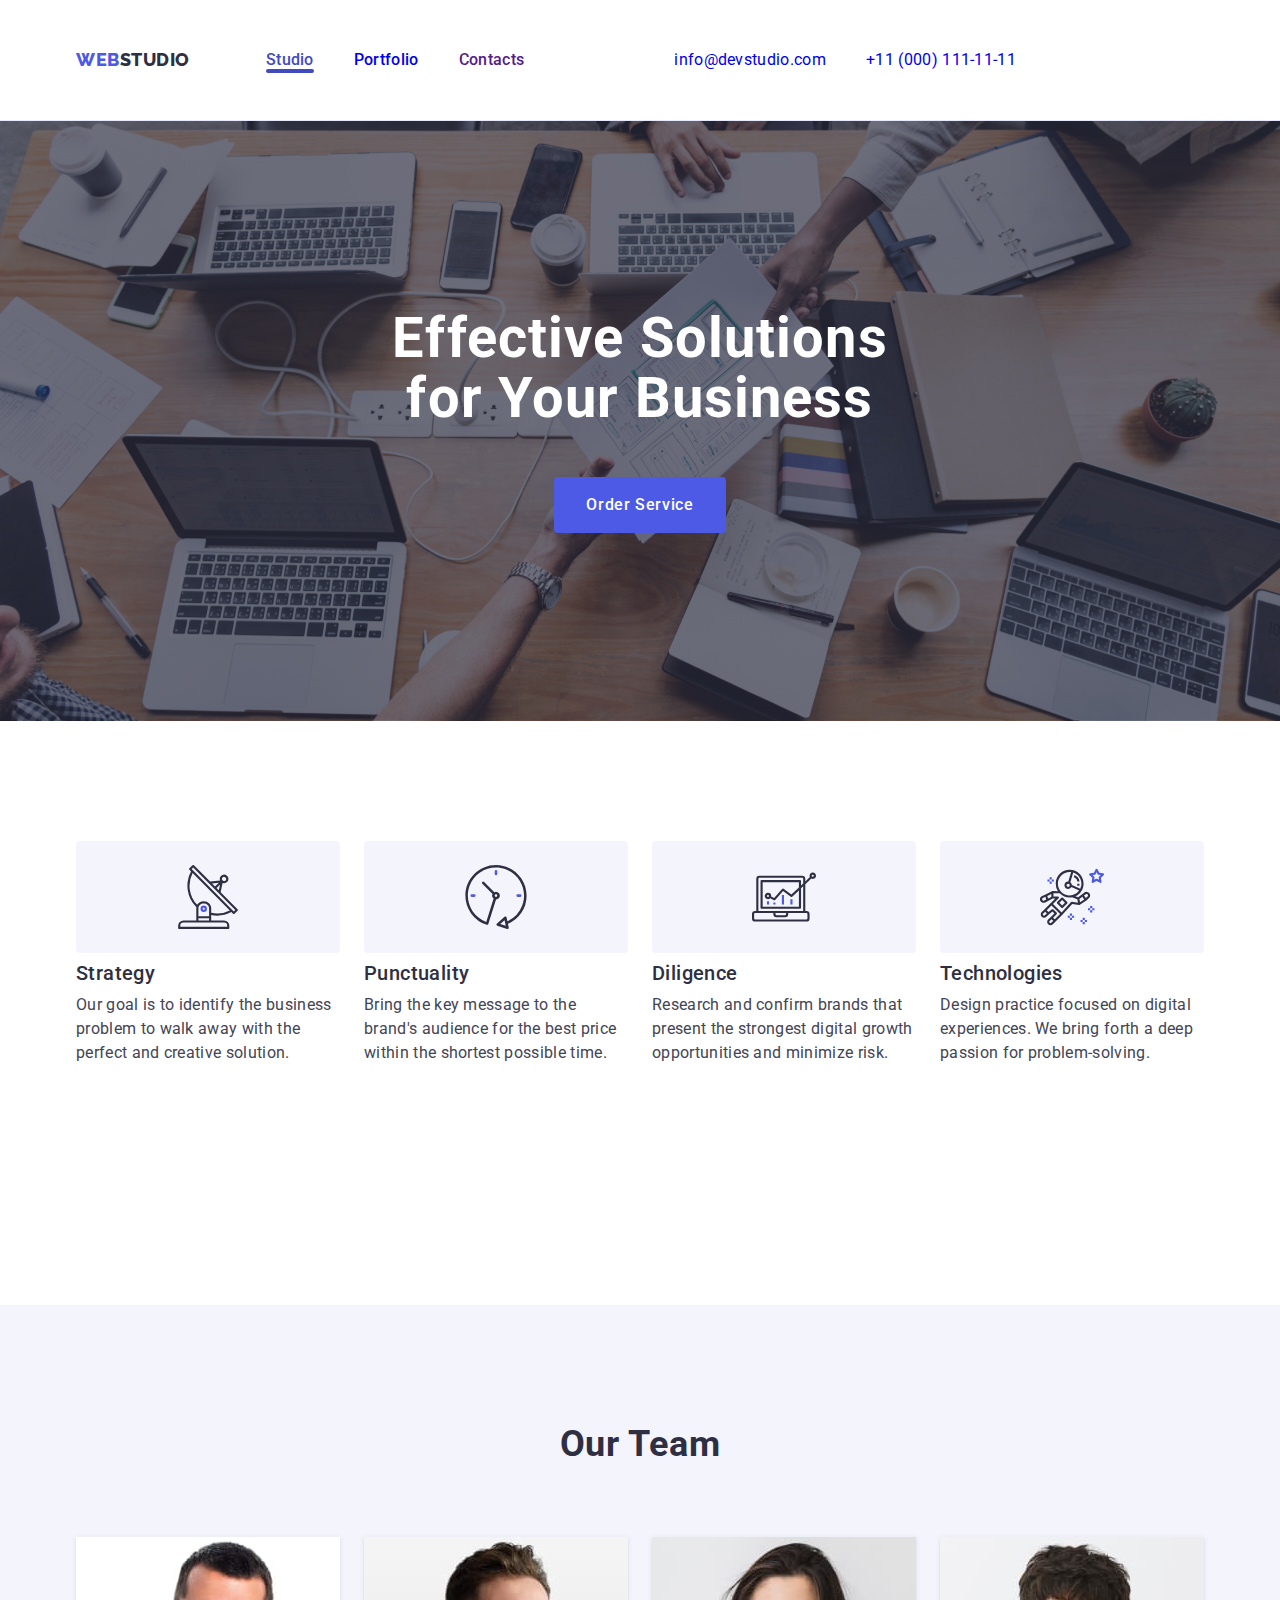
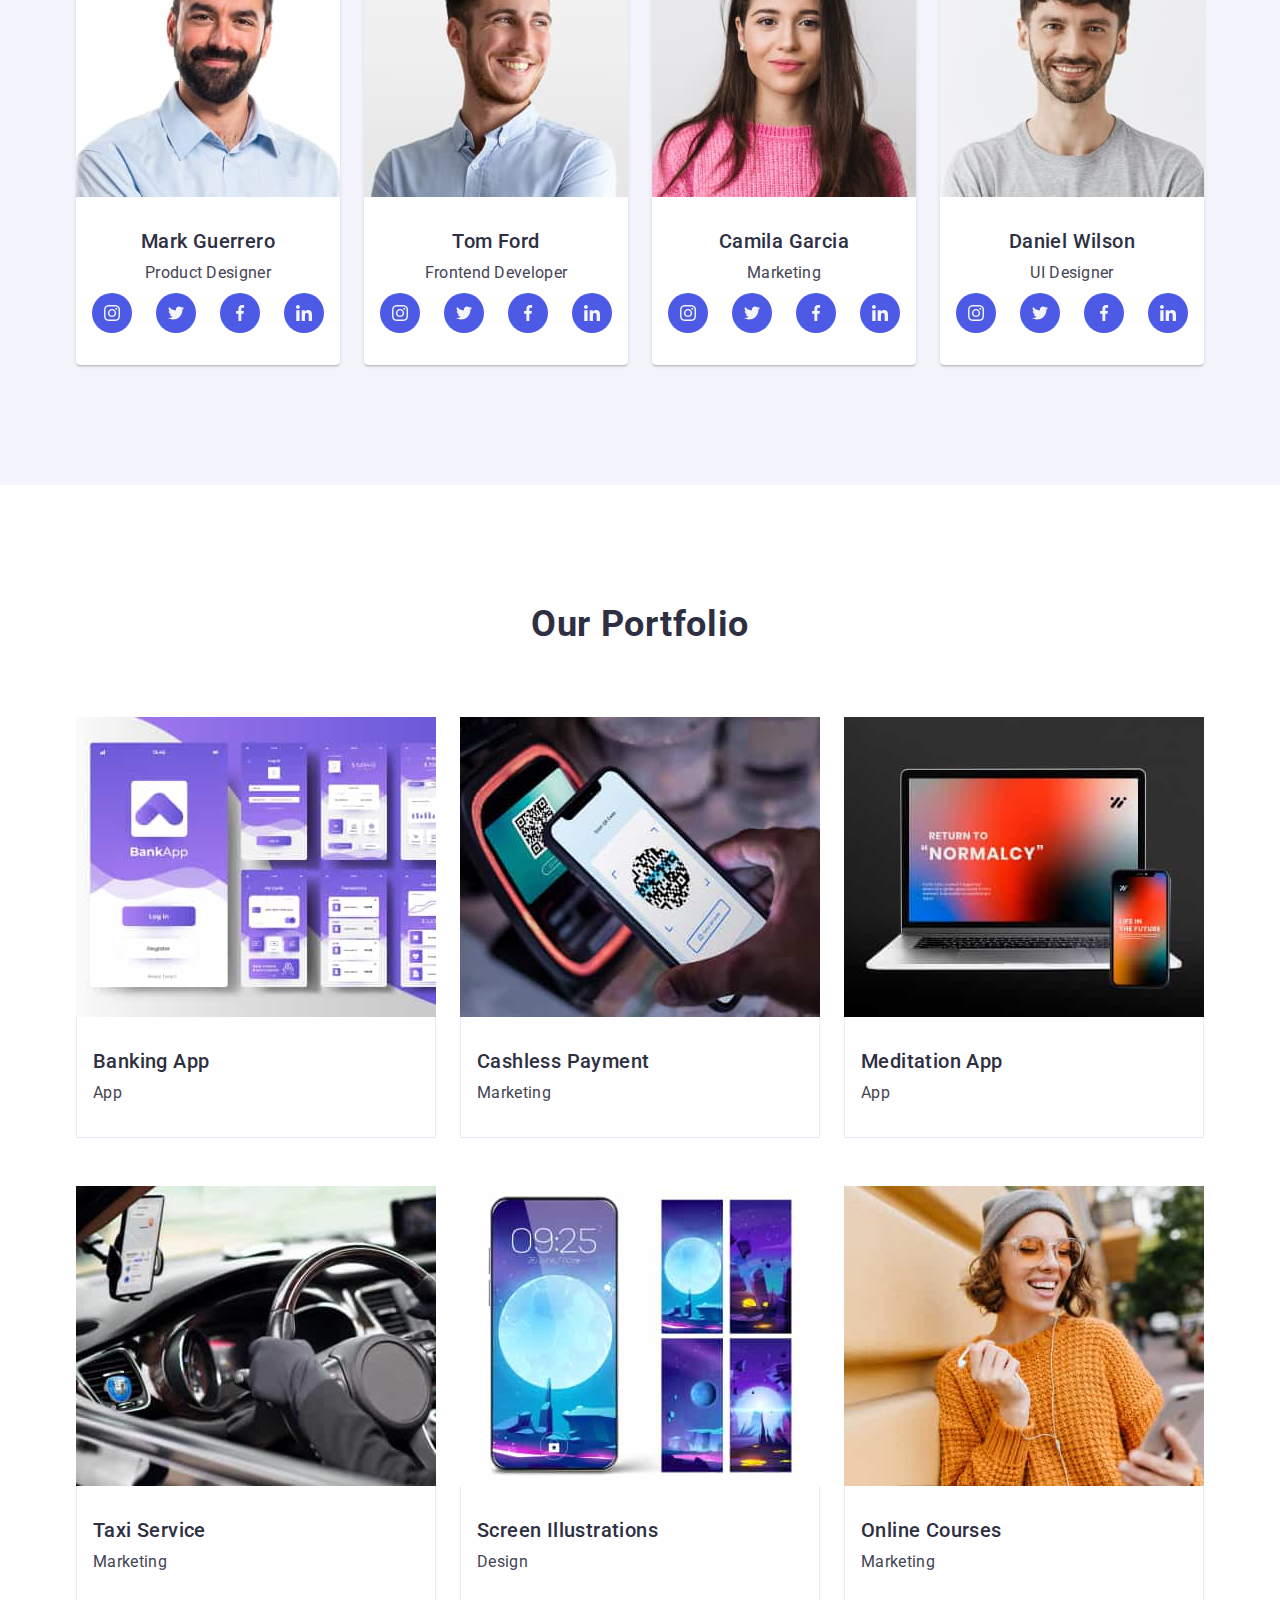
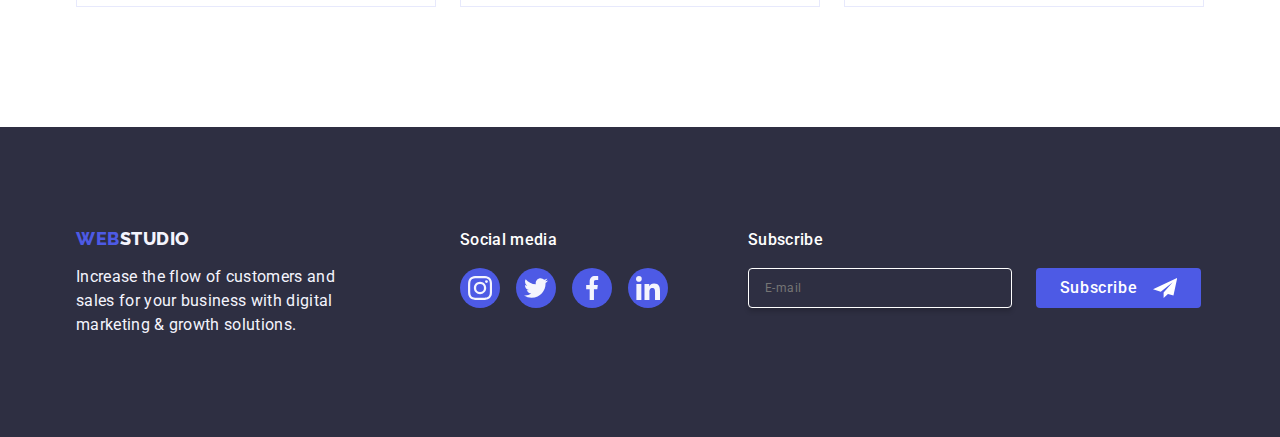
<file: index.html>
<!DOCTYPE html>
<html lang="en">
<head>
    <meta charset="UTF-8">
    <meta http-equiv="X-UA-Compatible" content="IE=edge" />
    <meta name="viewport" content="width=device-width, initial-scale=1.0">
    
    <link rel="preconnect" href="https://fonts.googleapis.com">
    <link rel="preconnect" href="https://fonts.gstatic.com" crossorigin>
    <link href="https://fonts.googleapis.com/css2?family=Raleway:wght@800&family=Roboto:wght@400;500;700;900&display=swap" rel="stylesheet"
    />
    <link href="https://cdn.jsdelivr.net/npm/modern-normalize@2.0.0/modern-normalize.min.css" rel="stylesheet">
    <link rel="stylesheet" href="./css/styles.css" />
    <!-- <link href="./css/modern-normalize.css" rel="stylesheet"> -->
    <title>Studio</title>
</head>
<body>
    <header class="header-main-class">
        <div class="container nav-all-container">
            <nav class="nav logo-box">
                <a class="logo link logo-layout" href="./index.html">Web<span class="studio-highlight">Studio</span>
                </a>
                <ul class="list menu-nav-box">
                    <li class="menu"><a class="link link-active" href="./index.html">Studio</a></li>
                    <li class="menu"><a class="link" href="./portfolio.html">Portfolio</a></li>
                    <li class="menu"><a class="link" href="">Contacts</a></li> 
                </ul>
            </nav>
            <address class="address">
                <ul class="list menu-address-box">
                    <li class="contact"><a class="link" href="mailto:info@devstudio.com">info@devstudio.com</a></li>
                    <li class="contact"><a class="link" href="tel:+110001111111">+11 (000) 111-11-11</a></li>
                </ul>
            </address>
        </div>
    </header>
    <main>
        <section class="header-main">
            <div class="header-main-layout container">
                <h1 class="title"><span>Effective Solutions</span><br/>for Your Business</h1>
                <button class="button-index" type="button" data-modal-open>Order Service</button>
            </div>
        </section>            
        <section class="features-section">
            <div class="features-container container">
                <h2 class="visually-hidden">Solutions</h2>
                <ul class="list features-list">
                  <li class="features-elements list">
                    <div class="icons-container">
                        <svg class="svg-three" width="64" height="64"> <use href="./images/icons.svg#icon-antenna"></use>
                        </svg>
                    </div>
                   <h3 class="highlight-element">Strategy</h3>
                    <p class="akapit"> Our goal is to identify the business problem to walk away with the perfect and creative solution.
                    </p>
                  </li>
                <li class="features-elements list">
                    <div class="icons-container">

                            <svg class="svg-three" width="64" height="64">
                                <use href="./images/icons.svg#icon-clock"></use>
                            </svg>
                    </div>
                    <h3 class="highlight-element">Punctuality</h3>
                    <p class="akapit"> Bring the key message to the brand's audience for the best price within the shortest possible time.
                    </p>
                    </li>
                <li class="features-elements list">
                    <div class="icons-container">

                            <svg class="svg-three" width="64" height="64">
                                <use href="./images/icons.svg#icon-diagram"></use>
                            </svg>

                    </div>
                    <h3 class="highlight-element">Diligence</h3>
                    <p class="akapit">
                            Research and confirm brands that present the strongest digital growth opportunities and minimize risk.
                    </p>
                </li>
                <li class="features-elements list">
                    <div class="icons-container">

                            <svg class="svg-three" width="64" height="64">
                                <use href="./images/icons.svg#icon-astronaut"></use>
                            </svg>

                    </div>
                    <h3 class="highlight-element">Technologies</h3>
                    <p class="akapit">
                            Design practice focused on digital experiences. We bring forth a deep passion for problem-solving.
                    </p>
                </li>
                </ul>
            </div>   
        </section>
<!-- Sekcja trzecia -->
        <section class="people">
            <div class="container-our-team container">
                <h2 class="our-team">Our Team</h2>
                <ul class="list people-box">
                    <li class="list-people">
                        <img class="img" src="./images/img_5.jpg" alt="Smiling bearded man in middle age" width="264" height="260" />
                        <div class="names-positions-box">
                            <h3 class="people-names">Mark Guerrero</h3>
                            <p class="akapit position">Product Designer</p>
                            <ul class="socials list">
                                <li class="socials-logo">
                                    <a class="socials-link" href="">
                                        <svg class="svg-one" width="16" height="16">
                                            <use href="./images/icons.svg#icon-instagram"></use>
                                        </svg>
                                    </a>
                                </li>
                                <li class="socials-logo">
                                    <a class="socials-link" href="">
                                        <svg class="svg-one" width="16" height="16">
                                            <use href="./images/icons.svg#icon-twitter"></use>
                                        </svg>
                                    </a>
                                </li>
                                <li class="socials-logo">
                                    <a class="socials-link" href="">
                                        <svg class="svg-one" width="16" height="16">
                                            <use href="./images/icons.svg#icon-facebook"></use>
                                        </svg>
                                    </a>
                                </li>
                                <li class="socials-logo">
                                    <a class="socials-link" href="">
                                        <svg class="svg-one" width="16" height="16">
                                            <use href="./images/icons.svg#icon-linkedin"></use>
                                        </svg>
                                    </a>
                                </li>
                            </ul>
                        </div>
                    </li>
                    <li class="list-people">
                        <img class="img" src="./images/img_6.jpg" alt="Smiling young man in shirt" width="264" height="260" />
                        <div class="names-positions-box">
                            <h3 class="people-names">Tom Ford</h3>
                            <p class="akapit position">Frontend Developer</p>
                            <ul class="socials list">
                                <li class="socials-logo">
                                    <a class="socials-link" href="">
                                        <svg class="svg-one" width="16" height="16">
                                            <use href="./images/icons.svg#icon-instagram"></use>
                                        </svg>
                                    </a>
                                </li>
                                <li class="socials-logo">
                                    <a class="socials-link" href="">
                                        <svg class="svg-one" width="16" height="16">
                                            <use href="./images/icons.svg#icon-twitter"></use>
                                        </svg>
                                    </a>
                                </li>
                                <li class="socials-logo">
                                    <a class="socials-link" href="">
                                        <svg class="svg-one" width="16" height="16">
                                            <use href="./images/icons.svg#icon-facebook"></use>
                                        </svg>
                                    </a>
                                </li>
                                <li class="socials-logo">
                                    <a class="socials-link" href="">
                                        <svg class="svg-one" width="16" height="16">
                                            <use href="./images/icons.svg#icon-linkedin"></use>
                                        </svg>
                                    </a>
                                </li>
                            </ul>
                        </div>
                    </li>
                    <li class="list-people">
                        <img class="img" src="./images/img_7.jpg" alt="Smiling young woman in sweater" width="264" height="260" />
                        <div class="names-positions-box">
                            <h3 class="people-names">Camila Garcia</h3>
                            <p class="akapit position">Marketing</p>
                            <ul class="socials list">
                                <li class="socials-logo">
                                    <a class="socials-link" href="">
                                        <svg class="svg-one" width="16" height="16">
                                            <use href="./images/icons.svg#icon-instagram"></use>
                                        </svg>
                                    </a>
                                </li>
                                <li class="socials-logo">
                                    <a class="socials-link" href="">
                                        <svg class="svg-one" width="16" height="16">
                                            <use href="./images/icons.svg#icon-twitter"></use>
                                        </svg>
                                    </a>
                                </li>
                                <li class="socials-logo">
                                    <a class="socials-link" href="">
                                        <svg class="svg-one" width="16" height="16">
                                            <use href="./images/icons.svg#icon-facebook"></use>
                                        </svg>
                                    </a>
                                </li>
                                <li class="socials-logo">
                                    <a class="socials-link" href="">
                                        <svg class="svg-one" width="16" height="16">
                                            <use href="./images/icons.svg#icon-linkedin"></use>
                                        </svg>
                                    </a>
                                </li>
                            </ul>
                        </div>
                    </li>
                    
                    <li class="list-people">
                        <img class="img" src="./images/img_8.jpg" alt="Smiling bearded young man in tshirt" width="264" height="260" />
                        <div class="names-positions-box">
                            <h3 class="people-names">Daniel Wilson</h3>
                            <p class="akapit position">UI Designer</p>
                            <ul class="socials list">
                                <li class="socials-logo">
                                    <a class="socials-link" href="">
                                        <svg class="svg-one" width="16" height="16">
                                            <use href="./images/icons.svg#icon-instagram"></use>
                                        </svg>
                                    </a>
                                </li>
                                <li class="socials-logo">
                                    <a class="socials-link" href="">
                                        <svg class="svg-one" width="16" height="16">
                                            <use href="./images/icons.svg#icon-twitter"></use>
                                        </svg>
                                    </a>
                                </li>
                                <li class="socials-logo">
                                    <a class="socials-link" href="">
                                        <svg class="svg-one" width="16" height="16">
                                            <use href="./images/icons.svg#icon-facebook"></use>
                                        </svg>
                                    </a>
                                </li>
                                <li class="socials-logo">
                                    <a class="socials-link" href="">
                                        <svg class="svg-one" width="16" height="16">
                                            <use href="./images/icons.svg#icon-linkedin"></use>
                                        </svg>
                                    </a>
                                </li>
                            </ul>
                        </div>
                    </li>
                </ul>
            </div>
        </section>
<!-- Sekcja czwarta Portfolio -->
        <section class="scope-section">
            <div class="container scope-section-container">
                <h2 class="subtitle">Our Portfolio</h2>
                <ul class="list buttons-link">
                    <li class="list-link-buttons img-transition">
                        <div class="img-trans-box">
                            <img class="img" src="./images/img_9.jpg" alt="bank app" width="360" height="300">
                            <p class="overlay-text">14 Stylish and User-Friendly App Design Concepts · Task Manager App · Calorie Tracker App ·
                                Exotic Fruit Ecommerce App ·
                                Cloud Storage App</p>
                        </div>
                        <div class="name-cat-app-box">
                            <h3 class="header-list">Banking App</h3>
                            <p class="paragraph">App</p>
                        </div>
                    </li>
                    <li class="list-link-buttons img-transition">
                        <div class="img-trans-box">
                            <img class="img" src="./images/img_10.jpg" alt="cashless payment mobilephone" width="360" height="300">
                            <p class="overlay-text">14 Stylish and User-Friendly App Design Concepts · Task Manager App · Calorie Tracker App ·
                                Exotic Fruit Ecommerce App ·
                                Cloud Storage App</p>
                        </div>
                        
                        <div class="name-cat-app-box">
                            <h3 class="header-list">Cashless Payment</h3>
                            <p class="paragraph">Marketing</p>
                        </div>
                    </li>
                    <li class="list-link-buttons img-transition">
                        <div class="img-trans-box">
                            <img class="img" src="./images/img_11.jpg" alt="laptop" width="360" height="300">
                            <p class="overlay-text">14 Stylish and User-Friendly App Design Concepts · Task Manager App · Calorie Tracker App ·
                            Exotic Fruit Ecommerce App ·
                            Cloud Storage App
                            </p>
                        </div>
                        
                        <div class="name-cat-app-box">
                            <h3 class="header-list">Meditation App</h3>
                            <p class="paragraph">App</p>
                        </div>
                    </li>
                    <li class="list-link-buttons img-transition">
                        <div class="img-trans-box">
                            <img class="img" src="./images/img_12.jpg" alt="driving car" width="360" height="300">
                            <p class="overlay-text">14 Stylish and User-Friendly App Design Concepts · Task Manager App · Calorie Tracker App ·
                            Exotic Fruit Ecommerce App ·
                            Cloud Storage App
                            </p>
                        </div>
                        
                        <div class="name-cat-app-box">
                            <h3 class="header-list">Taxi Service</h3>
                            <p class="paragraph">Marketing</p>
                        </div>
        
                    </li>
                    <li class="list-link-buttons img-transition">
                        <div class="img-trans-box">
                            <img class="img" src="./images/img_13.jpg" alt="screen design" width="360" height="300">
                            <p class="overlay-text">14 Stylish and User-Friendly App Design Concepts · Task Manager App · Calorie Tracker App ·               Exotic Fruit Ecommerce App ·
                            Cloud Storage App
                            </p>
                        </div>
                        
                        <div class="name-cat-app-box">
                            <h3 class="header-list">Screen Illustrations</h3>
                            <p class="paragraph">Design</p>
                        </div>
                    </li>
                    <li class="list-link-buttons img-transition">
                        <div class="img-trans-box">
                            <img class="img" src="./images/img_14.jpg" alt="smiling woman wearing glasses" width="360" height="300">
                            <p class="overlay-text">14 Stylish and User-Friendly App Design Concepts · Task Manager App · Calorie Tracker App ·
                            Exotic Fruit Ecommerce App ·
                            Cloud Storage App
                            </p>
                        </div>
                        
                        <div class="name-cat-app-box">
                            <h3 class="header-list">Online Courses</h3>
                            <p class="paragraph">Marketing</p>
                        </div>
                    </li>
                </ul>
            </div>
        </section>
    </main>

    <footer class="page-footer">
            <div class="footer-container container">
                <div class="footer-logo-akapit">
                    <a class="logo link logo-footer-box" href="./index.html">
                        Web<span style="color:#F4F4FD" class="studio-highlight">Studio</span>
                    </a>
                    <p class="footer-info">
                        Increase the flow of customers and sales for your business with digital marketing & growth solutions.
                    </p>
                </div>
                <div class="footer-socials-container">
                    <p class="text-akapit-socials">Social media</p>
                    <ul class="footer-socials footer-list">
                        <li class="socials-logo">
                            <a class="footer-socials-link" href="">
                                <svg class="svg-one" width="24" height="24">
                                    <use href="./images/icons.svg#icon-instagram"></use>
                                </svg>
                            </a>
                        </li>
                        <li class="socials-logo">
                            <a class="footer-socials-link" href="">
                                <svg class="svg-one" width="24" height="24">
                                    <use href="./images/icons.svg#icon-twitter"></use>
                                </svg>
                            </a>
                        </li>
                        <li class="socials-logo">
                            <a class="footer-socials-link" href="">
                                <svg class="svg-one" width="24" height="24">
                                    <use href="./images/icons.svg#icon-facebook"></use>
                                </svg>
                            </a>
                        </li>
                        <li class="socials-logo">
                            <a class="footer-socials-link" href="">
                                <svg class="svg-one" width="24" height="24">
                                    <use href="./images/icons.svg#icon-linkedin"></use>
                                </svg>
                            </a>
                        </li>
                    </ul>
                </div>
                <div class="subscribe-container">
                    <p class="subscribe-title">Subscribe</p>
                    <form class="subscribe-form">
                        <label class="subscribe-label">
                            <input class="subscribe-input" name="subscribe" type="email" placeholder="E-mail">
                        </label>
                        <button type="submit" class="subscribe-button">Subscribe
                        <svg class="subscribe-icon" width="24" height="24">
                            <use href="./images/icons.svg#icon-send"></use>
                        </svg>
                        </button>
                    </form>
                </div>
            </div>
    </footer>

    <!-- okno modalne backdrop  -->
    <div class="backdrop is-hidden" data-modal>
        <div class="modal">
            <button type="button" class="close-btn" data-modal-close>
                <svg class="svg-four" width="8" height="8">
                    <use href="./images/icons.svg#icon-close"></use>
                </svg>
            </button>
            <p class="form-title">Leave your contacts and we will call you back </p>
        <!-- Formularz -->
            <form>
                <div class="content-modal">
                    <label class="form-label"
                    for="user-name">Name</label>
                    <div class="data-field">
                        <input class="input-field" type="text" name="user-name id=user-name required" />
                        <svg class="modal-icon" width="18" height="24">
                            <use href="./images/icons.svg#icon-person-black-18dp"></use>
                        </svg>
                    </div>
                </div>
                <div class="content-modal">
                    <label class="form-label">Phone
                        <input class="form-input" type="tel" name="phone" />
                        <svg class="modal-icon" width="18" height="24">
                            <use href="./images/icons.svg#icon-phone-black-18dp"></use>
                        </svg>
                    </label>
                </div>
                <div class="content-modal">
                    <label class="form-label">Email
                        <input class="form-input" type="email" name="email" />
                        <svg class="modal-icon" width="18" height="24">
                            <use href="./images/icons.svg#icon-email-black-18dp"></use>
                        </svg>
                    </label>
                </div>
                <div class="field-comment">
                    <label class="form-label">Comment </label>
                    <textarea class="form-input-comment" id="user-comment" name="user-comment" placeholder="Text input" class="field-text"></textarea>

                </div>
                <div class="checkbox-field">
                    <input type="checkbox" id="user-privacy" value="true" name="user-privacy" class="modal-check visually-hidden"
                        required>
                    <label class="terms-conditions" for="user-privacy">
                        <span class="accept-icon">
                            <svg class="check-icon" width="10" height="8">
                                <use href="./images/icons.svg#icon-Vector"></use>
                            </svg>                            
                        </span> 
                        I accept the terms and conditions of the
                        <a href="" class="privacy-policy">Privacy Policy</a>
                    </label>
                </div>
                <button class="form-button" type="submit">Send</button>
            </form>
        
        
        </div>
    </div>            
    
    


    <script src="./js/modal.js"></script>
</body>
</html>
</file>
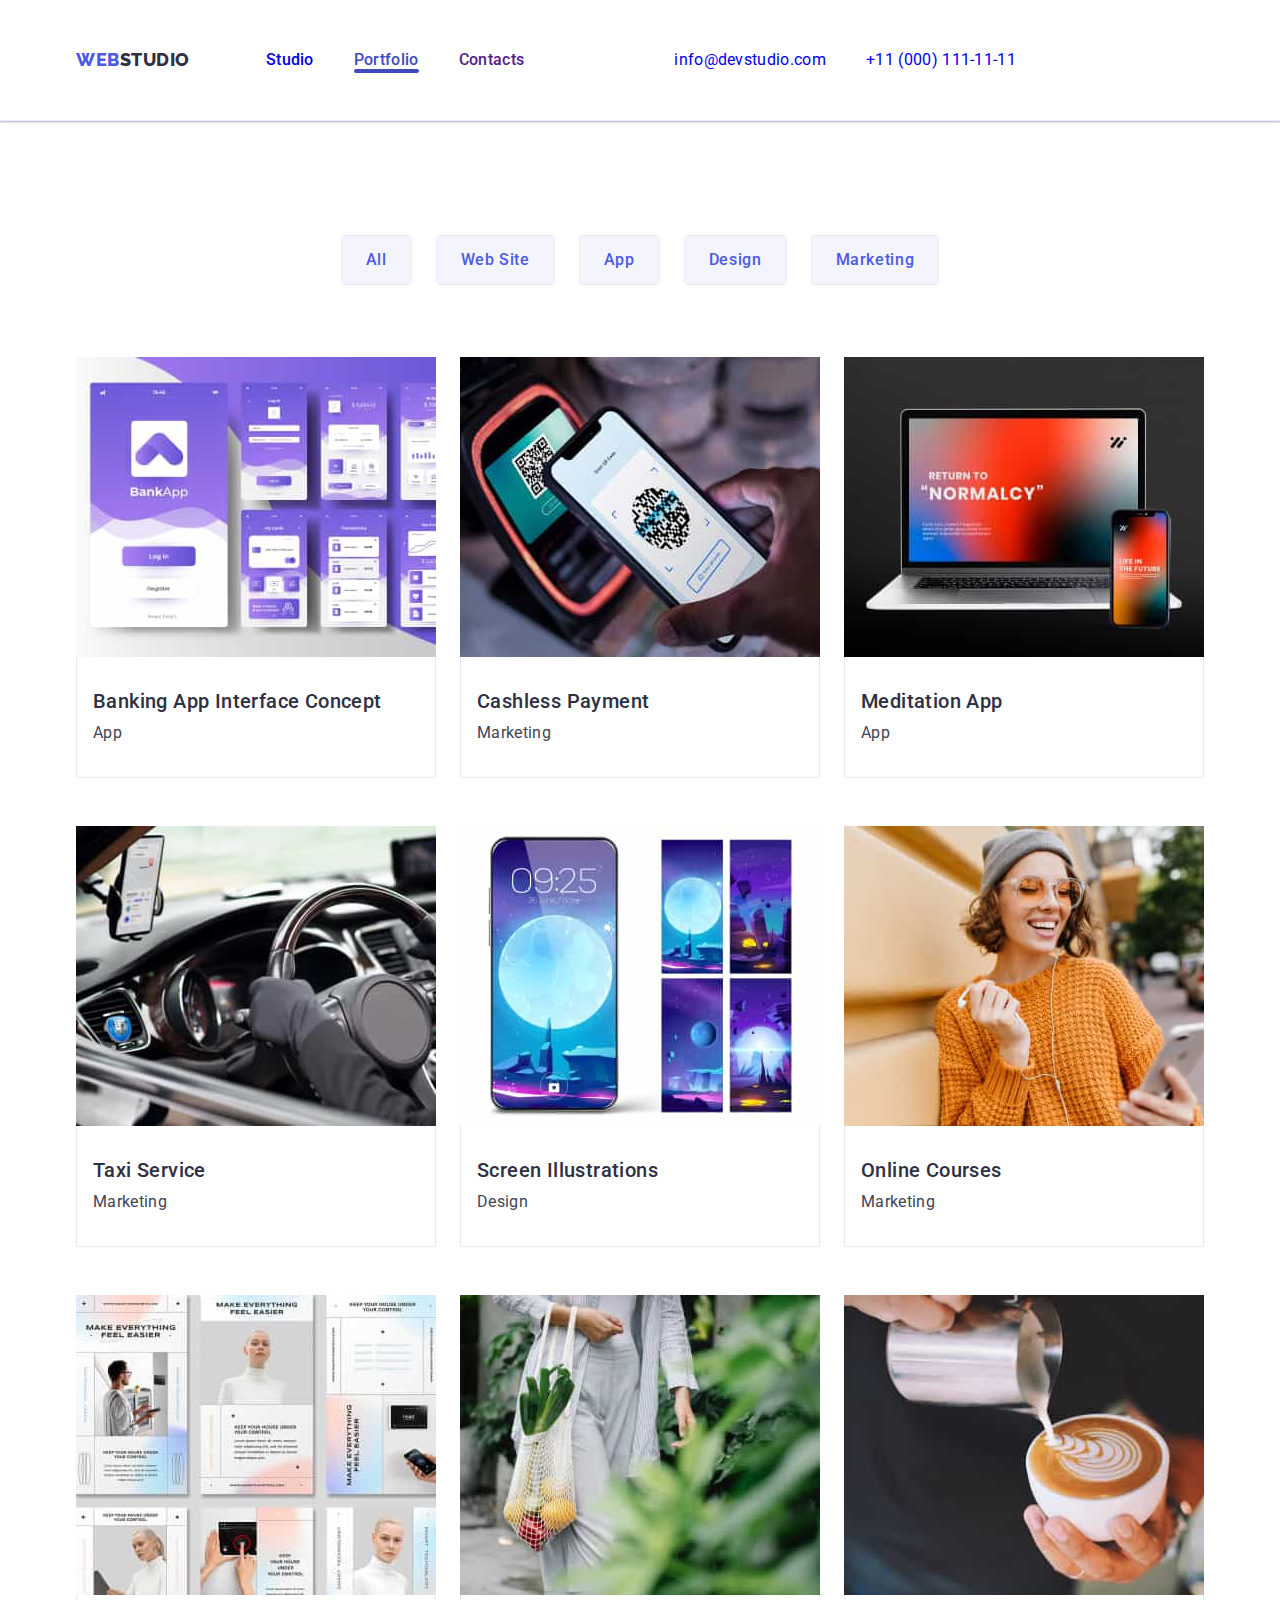
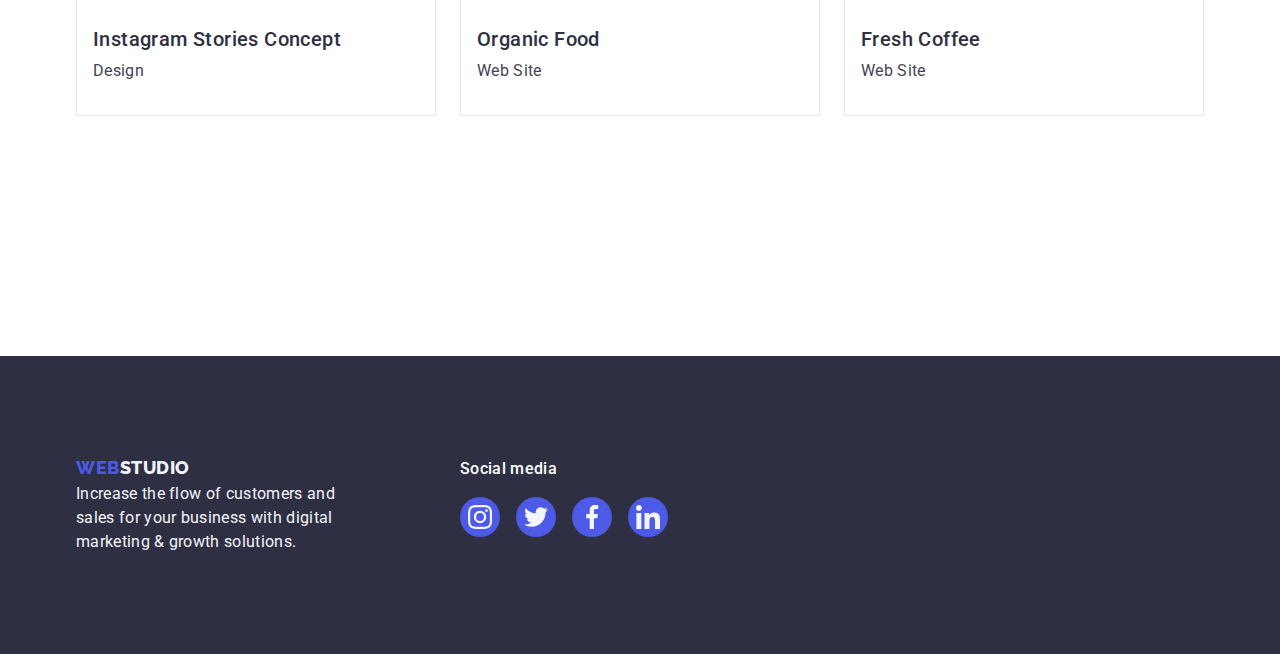
<file: portfolio.html>
<!DOCTYPE html>
<html lang="en">
<head>
    <meta charset="UTF-8">
    <meta name="viewport" content="width=device-width, initial-scale=1.0">
    
    <title>CSS</title>
    <link rel="preconnect" href="https://fonts.googleapis.com">
    <link rel="preconnect" href="https://fonts.gstatic.com" crossorigin>
    <link href="https://fonts.googleapis.com/css2?family=Raleway:wght@800&family=Roboto:wght@400;500;700;900&display=swap"
        rel="stylesheet"
        />
    <link href="https://cdn.jsdelivr.net/npm/modern-normalize@2.0.0/modern-normalize.min.css" rel="stylesheet">
    <link rel="stylesheet" href="./css/styles.css" />
    <!-- <link href="./css/modern-normalize.css" rel="stylesheet"> -->
    
</head>
<body>
    <header class="header-main-class">
        <div class="container nav-all-container">
            <nav class="nav logo-box">
                <a class="logo link" href="./index.html">Web<span class="studio-highlight">Studio</span>
                </a>
                <ul class="list menu-nav-box">
                    <li class="menu"><a class="link" href="./index.html">Studio</a></li>
                    <li class="menu"><a class="link link-active" href="./portfolio.html">Portfolio</a></li>
                    <li class="menu"><a class="link" href="">Contacts</a></li>
                </ul>  
            </nav>
            <address class="address">
                <ul class="list menu-address-box">
                    <li class="contact"><a class="link" href="mailto:info@devstudio.com">info@devstudio.com</a></li>
                    <li class="contact"><a class="link" href="tel:+110001111111">+11 (000) 111-11-11</a></li>
                </ul>
            </address>
        </div>  
    </header>
    
    <main>
        <section class="buttons-main list">
            <div class="container">
                <h1 class="visually-hidden">Fusce posuere ligula</h1>
                <ul class="list list-buttons">
                    <li><button class=buttons type="button">All</button></li>
                    <li><button class=buttons type="button">Web Site</button></li>
                    <li><button class=buttons type="button">App</button></li>
                    <li><button class=buttons type="button">Design</button></li>
                    <li><button class=buttons type="button">Marketing</button></li>
                </ul>

                <ul class="list buttons-link">
                    <li class="list-link-buttons">
                        <a class="image link image-link" href="">
                            <img class="img" src="./images/img_9.jpg" alt="bank app" width="360" height="300">
                            <div class="name-cat-app-box">
                                <h2 class="header-list">Banking App Interface Concept</h2>
                                <p class="paragraph">App</p>
                            </div>
                        </a>
                    </li>
                    <li class="list-link-buttons">
                        <a class="image link image-link" href="">
                            <img class="img" src="./images/img_10.jpg" alt="cashless payment mobilephone" width="360" height="300">
                            <div class="name-cat-app-box">
                                <h2 class="header-list">Cashless Payment</h2>
                                <p class="paragraph">Marketing</p>
                            </div>
                        </a>
                    </li>
                    <li class="list-link-buttons">
                        <a class="image link image-link" href="">
                            <img class="img" src="./images/img_11.jpg" alt="laptop" width="360" height="300">
                            <div class="name-cat-app-box">
                                <h2 class="header-list">Meditation App</h2>
                                <p class="paragraph">App</p>
                            </div>
                        </a>
                    </li>
                    <li class="list-link-buttons">
                        <a class="image link image-link" href="">
                            <img class="img" src="./images/img_12.jpg" alt="driving car" width="360" height="300">
                            <div class="name-cat-app-box">
                                <h2 class="header-list">Taxi Service</h2>
                                <p class="paragraph">Marketing</p>
                            </div>
                                
                            
                        </a>
                    </li>
                    <li class="list-link-buttons">
                        <a class="image link image-link" href="">
                            <img class="img" src="./images/img_13.jpg" alt="screen design" width="360" height="300">
                            <div class="name-cat-app-box">
                               <h2 class="header-list">Screen Illustrations</h2>
                                <p class="paragraph">Design</p>
                            </div>
                        </a>
                    </li>
                    <li class="list-link-buttons">
                        <a class="image link image-link" href="">
                            <img class="img" src="./images/img_14.jpg" alt="smiling woman wearing glasses" width="360" height="300">
                            <div class="name-cat-app-box">
                                <h2 class="header-list">Online Courses</h2>
                                <p class="paragraph">Marketing</p>
                            </div>
                        </a>
                    </li>
                    <li class="list-link-buttons">
                        <a class="image link image-link" href="">
                            <img class="img" src="./images/img_15.jpg" alt="screen design Concept" width="360" height="300">
                            <div class="name-cat-app-box">
                                <h2 class="header-list">Instagram Stories Concept</h2>
                                <p class="paragraph">Design</p>
                            </div>
                        </a>
                    </li>
                    <li class="list-link-buttons">
                        <a class="image link image-link" href="">
                            <img class="img" src="./images/img_16.jpg" alt="food in the bag" width="360" height="300">
                            <div class="name-cat-app-box">
                                <h2 class="header-list">Organic Food</h2>
                                <p class="paragraph">Web Site</p>
                            </div>
                        </a>
                    </li>
                    <li class="list-link-buttons">
                        <a class="image link image-link" href="">
                            <img class="img" src="./images/img_17.jpg" alt="pouring coffee" width="360" height="300">
                            <div class="name-cat-app-box">
                                <h2 class="header-list">Fresh Coffee</h2>
                                <p class="paragraph">Web Site</p>
                            </div>
                        </a>
                    </li>
                </ul>


            </div>
            
                
                         
            
        </section>

        </main>

        <footer class="page-footer">
            <div class="footer-container container">
                <div class="footer-logo-akapit">
                    <a class="logo link" href="./index.html">
                        Web<span style="color:#F4F4FD" class="studio-highlight">Studio</span>
                    </a>
                    <p class="footer-info">
                        Increase the flow of customers and sales for your business with digital marketing & growth solutions.
                    </p>
                </div>
                <div class="footer-socials-container">
                    <p class="text-akapit-socials">Social media</p>
                    <ul class="footer-socials footer-list">
                        <li class="socials-logo">
                            <a class="footer-socials-link" href="">
                                <svg class="svg-one" width="24" height="24">
                                    <use href="./images/icons.svg#icon-instagram"></use>
                                </svg>
                            </a>
                        </li>
                        <li class="socials-logo">
                            <a class="footer-socials-link" href="">
                                <svg class="svg-one" width="24" height="24">
                                    <use href="./images/icons.svg#icon-twitter"></use>
                                </svg>
                            </a>
                        </li>
                        <li class="socials-logo">
                            <a class="footer-socials-link" href="">
                                <svg class="svg-one" width="24" height="24">
                                    <use href="./images/icons.svg#icon-facebook"></use>
                                </svg>
                            </a>
                        </li>
                        <li class="socials-logo">
                            <a class="footer-socials-link" href="">
                                <svg class="svg-one" width="24" height="24">
                                    <use href="./images/icons.svg#icon-linkedin"></use>
                                </svg>
                            </a>
                        </li>
                    </ul>
                </div>
            </div>
        </footer>
</body>
</html>
</file>
<file: css/styles.css>
*, *::before, *::after {
    box-sizing: border-box;
    padding: 0;
    margin: 0;    
}

.img {
    display: block;
    max-width: 100%;
    height: auto;
}

:root {
    --iris-color: #4D5AE5;
    --ocean-color: #404BBF;
    --navyblue-color:#2E2F42;
    --green-color: #31D0AA;
    --slate-color: #434455;
    --light-slate-color: #8E8F99;
    --cornflower-color: #E7E9FC;
    --cloud-color: #F4F4FD;
    --navyblue-modal-color: #2E2F42;
    --grey-color: #2E2F42;
    --white-color: #FFFFFF;
    --dairy-color: #FCFCFC;   
    }

body {
    font-family: 'Roboto', sans-serif;
    color: var(--slate-color);
    line-height: 1.6;
    background-color: var(--white-color);
}

header {
    background-color: var(--white-color);
}

a {
    text-decoration: none;
}

/* klasa menu dla index.html */
.menu {
    color: var(--navyblue-color);
    font-weight: 500;
    font-size: 16px;
    line-height: 1.5;
    letter-spacing: 0.02em;
    padding: 24px 0;
    display: inline-block;
}

.menu:hover,
.menu:focus {
    color: var(--ocean-color);
}

.menu:active {
    color: var(--ocean-color);
}

/* tu skonczylam sprawdzac */
/* dodac address list slate na ocean */

.contact {
    font-size: 16px;
    line-height: 1.5;
    letter-spacing: 0.02em;
    color: var(--slate-color);
    padding: 24px 0;
}
.contact:hover,
.contact:focus {
    color: var(--ocean-color);
}
.contact:active {
    color: var(--ocean-color);
}

.contact {
    font-size: 16px;
    line-height: 1.5;
    letter-spacing: 0.02em;
    font-weight: 400;
}

/* main section h1, przycisk Order Service na index.html przyciski w portfolio*/

.list-buttons {
    font-size: 56px;
    line-height: 1.07;
    text-align: center;
    letter-spacing: 0.02em;
    color: var(--white-color);
}

/* main section, przycisk Order Service na index.html 
/* class= "buttons" */
.button-index {
    font-family: inherit;
    list-style: none;
    font-family: "Roboto", sans-serif;
    font-weight: 500;
    font-size: 16px;
    line-height: 1.5;
    letter-spacing: 0.04em;
    color: var(--white-color);
    background-color: var(--iris-color);
    cursor: pointer;
    padding: 16px 32px 16px 32px;
    min-width: 169px;
    border: none;
    border-radius: 4px;
    transition: background-color 250ms cubic-bezier(0.4, 0, 0.2, 1);
}

/* .button-index {
    display: block;
    justify-content: center;
    height: 56px;
    margin-top: 48px;
    margin: auto;
} */



.button-index:focus,
.button-index:hover {
    color: var(--white-color);
    background-color: var(--ocean-color);
    cursor: pointer;
}

/* tło dla tekstu effective solutions w HERO SECTION index.html */
.header-main {
    padding: 188px 0;
    max-width: 1440px;
    width: 100%;
    background-color: #2E2F42;
    background-image: linear-gradient(rgba(46, 47, 66, 0.7), rgba(46, 47, 66, 0.7)), url(../images/people-office-1.jpg);
    /* background: linear-gradient(rgba(46,47,66,0.7), rgba(46,47,66,0.7)), url(./images/people-office\ 1.jpg), var(--grey-color, #2e2f42); */
    background-size: cover;
    background-position: center;
    background-repeat: no-repeat;
    margin: auto;
}
.header-main-layout {
    display: flex;
    flex-direction: column;
    align-items: center;
}
/* nagłówek h1 */
.title {
    font-weight: 700;
    font-size: 56px;
    line-height: 1.07;
    text-align: center;
    letter-spacing: 0.02em;
    color: #FFFFFF;
    margin-bottom: 48px;
    max-width: 496px;
}
/* przycisk order service dla index.html */

/* logo w nawigacji */
.logo {
    font-family: "Raleway", sans-serif;
    font-weight: 800;
    font-size: 18px;
    line-height: 1.17;
    letter-spacing: 0.03em;
    text-decoration: none;
    text-transform: uppercase;
    color: var(--iris-color);
    }

    /* logo dwukolorowe WEBSTUDIO */
.highlight {
     color: var(--iris-color);
}
.studio-highlight {
    color: var(--navyblue-color);
}

.list {
    list-style: none;
    font-style: normal;
}

.link {
    text-decoration: none;
    display: inline-block;
    transition: color 250ms cubic-bezier(0.4, 0, 0.2, 1);
}

.pointer {
    cursor: pointer;
}

.address {
    font-style: normal;
    /* transition: color 250ms cubic-bezier(0.4, 0, 0.2, 1); */
}

/* druga sekcja 'Solutions' */
.list features {
    list-style: none;
}
.highlight-element {
    font-family: "Roboto", sans-serif;
    font-weight: 500;
    font-size: 20px;
    line-height: 1.2;
    letter-spacing: 0.02em;
    color: var(--navyblue-color);
    margin-bottom: 8px;
    text-align: center;
}
.akapit {
    font-family: "Roboto", sans-serif;
    font-weight: 400;
    font-size: 16px;
    line-height: 1.5;
    letter-spacing: 0.02em;
    color: var(--slate-color);
    text-align: left;
}
/* trzecia sekcja Our Team */
.people {
    background-color: var(--cloud-color);
}
.our-team {
    font-size: 36px;
    line-height: 1.11;
    text-align: center;
    letter-spacing: 0.02em;
    text-transform: capitalize;
    text-decoration: none;
    color: var(--navyblue-color);
}

.people-names {
    font-weight: 500;
    font-size: 20px;
    line-height: 1.2;
    letter-spacing: 0.02em;
    text-decoration: none;
    color: var(--navyblue-color);
}

.list-people {
    color: var(--slate-color);
    background-color: var(--white-color);
}
    
/* Dodanie ikon SVG social media */
.socials {
    display: flex;
    justify-content: center;
    align-items: center;
    gap: 24px;
    margin-top: 8px;
}

.socials-logo {
    width: 40px;
    height: 40px;
}

/* Dla linku w klasie ustawiony jest styl width: 100%,
który ustawia szerokość elementu na 100% szerokości kontenera rodzicielskiego. Dla linku w klasie ustawiony jest styl height: 100%, który ustawia wysokość elementu na 100% wysokości kontenera rodzicielskiego */
.socials-link {
    width: 100%;
    height: 100%;
    background-color: var(--iris-color);
    border-radius: 50%;
    display: flex;
    align-items: center;
    justify-content: center;
    transition: background-color 250ms cubic-bezier(0.4, 0, 0.2, 1);
}
.socials-link:hover {
    background-color: var(--ocean-color);
}
.socials-link:focus {
    background-color: var(--ocean-color);
}
.socials-link:active {
    background-color: var(--ocean-color);
}
.svg-one {
    fill: #F4F4FD;
}
/* Dla znacznika svg w klasie ustawiony jest styl fill: currentColor;służący do ustawienia wartości koloru odpowiadającej elementowi rodzicielskiemu (w tym celu należy usunąć właściwość fill w sprite dla ikony) */
.svg-two {
    fill: currentColor;
}

/* Sekcja 5 Klienci */
/* .section-clients {
    padding-top: 120px;
    padding-bottom: 120px;
    display: flex;
    justify-content: center;
    height: 200px;
    margin: 120px 0;
    align-items: center;
} */

/* nagłówek h2 Customers */
/* .clients-title {
    font-weight: 700;
    font-size: 36px;
    line-height: 1.11;
    text-align: center;
    letter-spacing: 0.02em;
    text-transform: capitalize;
    color: var(--navyblue-color);
    margin-bottom: 72px;
} */
/* lista klientów clients */
/* .clients {
    display: flex;
    justify-content: space-evenly;
    flex-wrap: wrap;
    gap: 24px;
} */

/* W pierwszym punkcie listy znajduje się link */
/* .clients-link {
    width: 100%;
    height: 100%;
    display: flex;
    align-items: center;
    justify-content: center;
    color: var(--light-slate-color);
    border: 1px solid var(--light-slate-color);
    border-radius: 4px;
    transition: border-color 250ms cubic-bezier(0.4, 0, 0.2, 1),
            color 250ms cubic-bezier(0.4, 0, 0.2, 1);
} */

.clients-link:hover,
.clients-link:focus {
    border-color: var(--ocean-color);
    color: var(--ocean-color);
}
.clients-link:active {
    color: var(--ocean-color);
    border-color: var(--ocean-color);
}

/* sekcja main dla portfolio.html */
.buttons {
    list-style: none;
    font-family: "Roboto", sans-serif;
    font-weight: 500;
    font-size: 16px;
    line-height: 1.5;
    letter-spacing: 0.04em;
    color: var(--iris-color);
    background-color: var(--cloud-color);
 }

.buttons:focus,
.buttons:hover {
    color: var(--white-color);
    background-color: var(--ocean-color);
    box-shadow: 0px 3px 1px rgba(0, 0, 0, 0.1), 0px 2px 1px rgba(0, 0, 0, 0.08), 0px 2px 2px rgba(0, 0, 0, 0.12);
    cursor: pointer;
    }

/* nie moze byc pusty naglowek dla portfolio.html*/
/* .visually-hidden {
    color: var(--white-color);
} */

.list {
    list-style: none;
}

.header-list {
    font-weight: 500;
    font-size: 20px;
    line-height: 1.2;
    letter-spacing: 0.02em;
    color: #2e2f42;
}

.paragraph {
    font-size: 16px;
    line-height: 1.5;
    letter-spacing: 0.02em;
    color: var(--slate-color);
}

.link{
    text-decoration: none;
}

/* nagłówek - dodwanie kontenerów lekcja 3*/

/* nawigacja dla Index i Portfolio*/
/* Dla headera przypisane są klasy */
.header-main-class {
    display: flex;
    border-bottom: 1px solid #E7E9FC;
    box-shadow: 0px 2px 1px rgba(46, 47, 66, 0.08), 0px 1px 1px rgba(46, 47, 66, 0.16), 0px 1px 6px rgba(46, 47, 66, 0.08);
}
/* Wewnątrz headera znajduje się div - kontener zawierający wszystkie pozostałe elementy headera */
.nav-all-container {
    display: flex;
    align-items: center;
}
/* Dla kontenera przypisana jest dodatkowa domyślna klasa container,która służy do standaryzacji rozmiarów treści */
.container {
    width: 1158px;
    margin: 0 auto;
    padding-left: 15px;
    padding-right: 15px;
}
/* Wewnątrz headera znajduje się nav */
/* Dla nav styl display: flex;służący do ułożenia logo i menu w jednym wierszu; styl align-items: center;
służący do pionowego wyrównania nawigacji i kontaktów */
.nav {
    display: flex;
    justify-content: flex-start;
    align-items: center;
    background-color: var(--white-color);
    /* padding: 20px; */
    border-color: var(--cornflower-color);
}
/* Wewnątrz nawigacji znajduje się logo */
.logo {
    margin-right: 76px;
}
/* Wewnątrz nawigacji znajduje się menu "menu-nav-box" */
.menu-nav-box {
    display: flex;
    gap: 40px;
    margin-right: 150px;
}
/* W pierwszym elemencie menu w linku w klasie zdefiniowany jest styl position: relative;
dla ustalenia pozycjonowania elementu względem jego normalnej pozycji w przepływie dokumentu */
.link-active {
    position: relative;
    color: var(--ocean-color);
    transition: color 250ms cubic-bezier(0.4, 0, 0.2, 1);
}
/* Wewnątrz znacznika address znajduje się lista,
dla której przypisane są klasy */
.menu-address-box {
    display: flex;
    justify-content: center;
    align-items: center;
    gap: 40px;
    padding: 24px 0;
    margin-left:auto;
}
.logo-box {
    display: flex;
    justify-content: center;
    align-items: center;
}
.logo-layout {
    margin-right: 76px;
    padding: 24px 0;
    display: inline-block;
}

/* sekcja pierwsza description Solutions */
/* .descriptions {
    padding-top: 188px;
    padding-bottom: 188px;
} */
.title {
    display:block;
    max-width: 496px;
    margin: auto;
    margin-bottom: 48px;
}


/* druga sekcja Solutions */
.features-section {
    padding-top: 120px;
    padding-bottom: 120px;
}
.features-list {
    display: flex;
    gap: 24px;
    /* flex-wrap: wrap; */
    /* margin-right: 24px; */
    /* width: calc((100% - 72px)/4); */
}
/* Dla pierwszego punktu listy w klasie ustawiony jest styl width: calc((100% - 72px) / 4); służący do określenia szerokości punktu listy (odejmujemy sumę odstępów między punktami od całkowitej szerokości ekranu i dzielimy to przez liczbę punktów listy) (można również użyć width calc((100% - 3 * 24px) / 4) lub flex-basis: calc((100% - 3 * 24px) / 4), lub flex-basis: calc((100% - 72px) / 4)) */
.features-elements {
    flex-basis: 100%;
    flex-basis: calc((100% - 72px) / 2);
    flex-basis: calc((100% - 72px) / 4);
}

.icons-container {
    display: flex;
    align-items: center;
    justify-content: center;
    /* height: 112px; */
    background-color: #F4F4FD;
    background-size: 264px;
    padding: 24px 100px;
    border-radius: 4px;
    margin-bottom: 8px;
}



/* nagłówek h3 np.Strategy */
.highlight-element {
    /* width: 264px;
    height: 24px; */
    margin-bottom:8px;
    text-align: left;
    /* line-height: 24px;
    font-size: 20px; */
}
.akapit {
    font-size: 16px;
}

/* wzorzec .visually-hidden do ukrycia nagłówka (zbiór styli wykorzystywanych do pełnego ukrycia elementu)*/
.visually-hidden {
    position: absolute;
    width: 1px;
    height: 1px;
    margin: -1px;
    border: 0;
    padding: 0;
    white-space: nowrap;
    clip-path: inset(100%);
    clip: rect(0 0 0 0);
    overflow: hidden;
}
.features-elements {
    display: flex;
    flex-direction: column;
}
.logo-footer-box {
    margin-bottom: 16px;
}

/* czwarta sekcja 'Our portfolio'*/
.subtitle {
    font-size: 36px;
    line-height: 1.11;
    text-align: center;
    letter-spacing: 0.02em;
    text-transform: capitalize;
    text-decoration: none;
    color: var(--navyblue-color);
}
/* trzecia sekcja images What are we doing */
.scope-section {
    display: block;
    padding-bottom: 120px 0;
    /* margin-bottom: 10px; */
}
/* nagłówek h2 What are we doing */
.subtitle {
    font-weight: 700;
    /* font-size: 36px;
    line-height: 1.11;
    text-align: center;
    letter-spacing: 0.02em;
    text-transform: capitalize;
    color: var(--navyblue-color); */
    margin-bottom: 72px;
    padding-top: 120px;
}
/* Dla listy w klasie ustawiony jest styl display: flex;
służący do ułożenia elementów listy poziomo w rzędzie */
.image-container-all {
    display: flex;
    gap: 24px;
    /* padding-bottom: 120px;
    margin-bottom: 120px; */
}
/* Dla pierwszego punktu listy przypisane są klasy o długości co najmniej 3 znaków,składające się z małych liter alfabetu łacińskiego i mogące zawierać myślnik lub podkreślnik */
/* Dla pierwszego punktu listy w klasie ustawiony jest styl width: calc((100% - 48px) / 3);
służący do określenia szerokości punktu listy (odejmujemy sumę odstępów między punktami od całkowitej szerokości ekranu i dzielimy to przez liczbę punktów listy) (można użyć width: calc((100% - 3 * 16px) / 3) lub flex-basis: calc((100% - 48px) / 3), lub flex-basis: calc((100% - 3 * 16px) / 3)) */
.image-container {
    width: calc((100% - 48px)/3);
}

/* czwarta sekcja our team */
.people {
    padding-bottom: 120px;
    padding-top: 120px;
    margin-top: 120px;
}
/* .container-our-team {
    display: inline; */
    /* display: block; */
    /* display: flex;
    flex-direction: column;
    border-radius: 0px 0px 4px 4px;
    width: 1440px;
    height: 732px;
} */
/* nagłówek h2 our team */
.our-team {
    font-weight: 700;
    font-size: 36px;
    line-height: 1.11;
    text-align: center;
    letter-spacing: 0.02em;
    text-transform: capitalize;
    color: var(--navyblue-color);
    margin-bottom: 72px;
    /* justify-content: center; */
}
/* cały box dla zdj nagłówka h3 i paragrafu */
.people-box {
    display: flex;
    flex-wrap: wrap;
    justify-content: center;
    gap: 24px;
}
/* Dla pierwszego punktu listy */
.list-people {
    background-color: var(--white-color);
    display: flex;
    flex-direction: column;
    border-radius: 0px 0px 4px 4px;
    flex-basis: 100%;
    max-width: 264px;
    box-shadow: 0px 2px 1px 0px rgba(46, 47, 66, 0.08), 0px 1px 1px 0px rgba(46, 47, 66, 0.16), 0px 1px 6px 0px rgba(46, 47, 66, 0.08);
    transition: background-color 250ms cubic-bezier(0.4, 0, 0.2, 1);
}
/* W pierwszym punkcie listy znajduje się div,który służy jako kontener dla imienia pracownika i nazwy jego stanowiska */
.names-positions-box {
    display: flex;
    flex-direction: column;
    align-items: center;
    padding: 32px 0;
}
/* nagłówek h3 imie i nazwisko */
.people-names {
    font-weight: 500;
    font-size: 20px;
    line-height: 1.2;
    letter-spacing: 0.02em;
    color: var(--navyblue-color);
    margin-bottom: 8px;
    text-align: center;
}
/* W kontenerze drugim elementem jest akapit p */
.position {
    font-size: 16px;
    line-height: 1.5;
    letter-spacing: 0.02em;
    color: var(--slate-color);
    text-align: center;
}
/* Sekcja czwarta Portfolio */
/* nagłówek h2 our portfolio klasa our-team */
/* box-shadow: 0px 1px 6px rgba(46, 47, 66, 0.08),
0px 1px 1px rgba(46, 47, 66, 0.16),
0px 2px 1px rgba(46, 47, 66, 0.08); */

/* Karta transition dla Portfolio*/
.img-transition {
    /* width: 360px; */
    /* border: none; */
    color: var(--cloud-color);
    /* font-size: 32px;
    position: relative;
    overflow: hidden; */
    transition: box-shadow 250ms cubic-bezier(0.4, 0, 0.2, 1);
}
.link-active::after {
    content: "";
    position: absolute;
    left: 0;
    bottom: -1px;
    height: 4px;
    width: 100%;
    background-color: #404bbf;
    border-radius: 2px;
}
.img-transition:hover .overlay-text,
.img-transition:focus .overlay-text {
    transform: translateY(0%);
}

.img-transition:hover {
    box-shadow: 0px 2px 1px 0px rgba(46, 47, 66, 0.08), 0px 1px 1px 0px rgba(46, 47, 66, 0.16), 0px 1px 6px 0px rgba(46, 47, 66, 0.08);
}

.img-trans-box {
    position: relative;
    overflow: hidden;
}

.overlay-text {
    position: absolute;
    top: 0;
    font-size: 16px;
    line-height: 1.5;
    letter-spacing: 0.02em;
    color: var(--cloud-color);
    padding: 40px 32px;
    background-color: var(--iris-color);
    width: 100%;
    height: 100%;
    transform: translateY(100%);
    transition: transform 250ms cubic-bezier(0.4, 0, 0.2, 1);
}
/* .list-link-buttons {
    transition: box-shadow 250ms cubic-bezier(0.4, 0, 0.2, 1);
} */
.svg-four {
    transition: fill 250ms cubic-bezier(0.4, 0, 0.2, 1);
}

/* --------------------- FOOTER ---------------------*/
.page-footer {
    background-color: #2e2f42;
    padding-top: 100px;
    padding-bottom: 100px;
    margin-top: 120px;
}

.p {
    font-size: 16px;
    color: #F4F4FD;
}

/* Dla div w klasie ustawiony jest styl align-items: baseline,
który ustawia wyrównanie elementów w kierunku poprzecznym wzdłuż głównej osi kontenera względem linii bazowej tekstu pierwszego wiersza każdego elementu */
.footer-container {
    display: flex;
    align-items: baseline;
    flex-wrap: wrap;
}
.footer-logo-akapit {
    margin-right: 120px;
}
.logo {
    font-family: "Raleway", sans-serif;
    color: var(--iris-color);
    font-size: 18px;
    font-weight: 800;
    text-transform: uppercase;
    line-height: 1.17;
    letter-spacing: 0.03em;
}
/* .logo-footer-box {
    display: inline-block;
    margin-bottom: 16px;
} */

.footer-info {
    line-height: 1.5;
    color: var(--cloud-color);
    letter-spacing: 0.02em;
    display: block;
    width: 264px;
}

.text-akapit-socials {
    font-weight: 500;
    font-size: 16px;
    font-style: normal;
    line-height: 24px;
    letter-spacing: 0.32px;
    color: var(--white-color);
    margin-bottom: 16px;
    /* text-align: center; */
}
.footer-socials {
    display: flex;
    gap: 16px;
    justify-content: space-evenly;
    margin-right: 80px;
}
.footer-list {
    list-style: none;
}

.footer-socials-link {
    width: 100%;
    height: 100%;
    background-color: var(--iris-color);
    border-radius: 50%;
    display: flex;
    align-items: center;
    justify-content: center;
    transition: background-color 250ms cubic-bezier(0.4, 0, 0.2, 1);
}
.footer-socials-link:hover,
.footer-socials-link:focus {
    background-color: var(--green-color);
}
.footer-socials-link:active {
    background-color: var(--green-color);
}

/* strona Portfolio.html main */

/* Wewnątrz znacznika main znajduje się sekcja utworzona za pomocą znacznika section */
.buttons-main {
    padding-top: 96px;
    padding-bottom: 120px;
}
/* Cała treść sekcji jest umieszczona w kontenerze utworzonym przy użyciu znacznika div. Dla tego div przypisana jest domyślna klasa container. Wewnątrz kontenera znajduje się lista */

/* display flex służy do ułożenia elementów listy poziomo w jednym rzędzie; justify-content: center służy do wyśrodkowania elementów potomnych listy; styl gap: 24px służy do określenia odstępów między punktami listy; styl margin-bottom: 72px,
który służy do określenia odstępu od listy */
.list-buttons {
    display: flex;
    justify-content: center;
    gap: 24px;
    margin-bottom: 72px;
}
/* W pierwszym punkcie listy znajduje się przycisk */
.buttons {
    padding: 12px 24px;
    border: 1px solid #e7e9fc;
    border-radius: 4px;
}
.buttons:focus,
.buttons:hover {
    border: 1px solid transparent;
    border-radius: 4px;
}
/* Jeszcze jedna lista wewnątrz kontenera - zdjęcia - styl flex-wrap: wrap;służący do przenoszenia elementów listy do nowego wiersza, jeśli nie ma wystarczająco dużo miejsca w poprzednim*/
.buttons-link {
    display:flex;
    flex-wrap: wrap;
    column-gap: 24px;
    row-gap: 48px;
}
/* Dla pierwszego punktu listy w klasie ustawiony jest styl width: calc((100% - 48px) / 3);służący do określenia szerokości punktu listy (odejmujemy sumę odstępów między punktami od całkowitej szerokości ekranu i dzielimy to przez liczbę punktów listy w jednym wierszu) */
.list-link-buttons {
    width: calc((100% - 48px)/3);
    display: block;
}

/* Przy najechaniu na link, zastosowany do niego zostaje styl box-shadow o wartości 0px 1px 6px rgba(46, 47, 66, 0.08),0px 1px 1px rgba(46, 47, 66, 0.16), 0px 2px 1px rgba(46, 47, 66, 0.08);służący do określenia cienia dla elementu przy najechaniu myszą */
.image-link {
    display: block;
}
.image-link:focus,
.image-link:active,
.image-link:hover {
    box-shadow:
    0px 1px 6px rgba(46, 47, 66, 0.08),
    0px 1px 1px rgba(46, 47, 66, 0.16),
    0px 2px 1px rgba(46, 47, 66, 0.08);
}

/* Wewnątrz pierwszego punktu listy znajduje się link. W linku znajduje się kontener dla nazwy i kategorii aplikacji,
który jest utworzony za pomocą znacznika div*/
.name-cat-app-box {
    padding: 32px 16px;
    border: 1px solid #e7e9fc;
    border-top: none;
}
/* Dla nagłówka w klasie ustawiony jest styl margin-bottom: 8px,który służy do określenia odstępu między akapitem a nagłówkiem */
.header-list {
    margin-bottom: 8px;
}

/* Okno modalne Backdrop */
.backdrop {
    position: fixed;
    left: 0;
    top: 0;
    width: 100%;
    height: 100%;
    background-color: rgba(0, 0, 0, 0.1);
}

.modal {
    position: absolute;
    top: 50%;
    left: 50%;
    transform: translate(-50%, -50%) scale(1);
    width: 408px;
    min-height: 584px;
    background-color: var(--dairy-color);
    border-radius: 4px;
    box-shadow: 0px 1px 1px rgba(0, 0, 0, 0.14), 0px 1px 3px rgba(0, 0, 0, 0.12), 0px 2px 1px rgba(0, 0, 0, 0.2);
    padding: 72px 24px 24px 24px;
    transition: transform 250ms cubic-bezier(0.4, 0, 0.2, 1);
}

.close-btn {
    position: absolute;
    top: 24px;
    right: 24px;
    width: 24px;
    height: 24px;
    background-color: var(--cornflower-color);
    border: 1px solid rgba(0, 0, 0, 0.1);
    border-radius: 50%;
    cursor: pointer;
    display: flex;
    align-items: center;
    justify-content: center;
}
.close-btn:hover {
    background-color: #404bbf;
    border: none;
    background-color: #404bbf;
    fill: var(--white-color);
}

.close-btn:focus {
    background-color: #404bbf;
    border: none;
    fill: var(--white-color);
}

.is-hidden {
    opacity: 0;
    visibility: hidden;
    pointer-events: none;
}

/* Koniec okna modalnego end backdrop */

/* Formularz */
.form {
    display: flex;
    flex-direction: column;
    gap: 12px;
    padding: 8px;
    border: 1px solid #212121;
    max-width: 300px;
}
.form-title {
    font-weight: 500;
    font-size: 16px;
    line-height: 1.5;
    letter-spacing: 0.02em;
    text-align: center;
    color: var(--navyblue-color);
    margin-bottom: 16px;
}
.content-modal {
    margin-bottom: 8px;
}
.form-comment {
    width: 100%;
    height: 120px;
    font-size: 12px;
    line-height: 1.17;
    letter-spacing: 0.04em;
    display: flex;
    flex-direction: column;
    color: var(--light-slate-color);
    border: 1px solid rgba(46, 47, 66, 0.4);
    border-radius: 4px;
    background-color: transparent;
    resize: none;
    transition: border-color 250ms cubic-bezier(0.4, 0, 0.2, 1);
}


input,
textarea,
button {
    font-family: inherit;
    line-height: inherit;
    padding: 8px;
}
/* ikonki podświetlały się razem z ramką */
.input-field:focus+.modal-icon {
    fill: var(--iris-color);
}
.data-field {
    position: relative;
}
.input-field {
    width: 100%;
    height: 40px;
    border: 1px solid rgba(46, 47, 66, 0.4);
    border-radius: 4px;
    background-color: transparent;
    padding-left: 38px;
    outline: transparent;
    transition: border-color 250ms cubic-bezier(0.4, 0, 0.2, 1);
}

.input-field:focus {
    border-color: #4D5AE5;
    fill: #4D5AE5;
}
.modal-icon {
    position: absolute;
    left: 16px;
    top: 50%;
    transform: translateY(-50%);
    fill: 250ms cubic-bezier (0.4, 0, 0.2, 1);
    transition: fill 250ms cubic-bezier(0.4, 0, 0.2, 1);
}

.modal-icon:focus-within {
    fill: #4D5AE5;
}


.form-button {
    align-self: flex-start;
}


.form-input {
    width: 100%;
    height: 40px;
    color: rgba(46, 47, 66, 0.4);
    border: 1px solid rgba(46, 47, 66, 0.4);
    border-radius: 4px;
    background-color: transparent;
    padding: 8px 16px;
    outline: transparent;
    resize: none;
    transition: border-color 250ms cubic-bezier(0.4, 0, 0.2, 1);
}


.form-input-comment {
    width: 100%;
    height: 80px;
    color: rgba(46, 47, 66, 0.4);
    border: 1px solid rgba(46, 47, 66, 0.4);
    border-radius: 4px;
    background-color: transparent;
    padding: 8px 16px;
    outline: transparent;
    resize: none;
    transition: border-color 250ms cubic-bezier(0.4, 0, 0.2, 1);
}


.form-comment:focus {
    border-color: #4D5AE5;
}

.checkbox-field {
    margin-bottom: 24px;
}

.terms-conditions {
    display: block;
    font-size: 12px;
    line-height: 1.17;
    letter-spacing: 0.04em;
    color: var(--light-slate-color);
}
.accept-icon {
    display: inline-flex;
    width: 16px;
    height: 16px;
    border-radius: 2px;
    border: 1px solid rgba(46, 47, 66, 0.4);
    margin-right: 8px;
    align-items: center;
    justify-content: center;
    transition: background-color 250ms cubic-bezier(0.4, 0, 0.2, 1), border 250ms cubic-bezier(0.4, 0, 0.2, 1), fill 250ms cubic-bezier(0.4, 0, 0.2, 1);
    fill: transparent;
}
.modal-check:checked+.terms-conditions .accept-icon {
    background-color: var(--ocean-color);
    border: none;
    fill: #F4F4FD;
}
.privacy-policy {
    color: #4d5ae5;
    text-decoration-line: underline;
}

.form-button {
    display: block;
    min-width: 169px;
    height: 56px;
    font-weight: 500;
    line-height: 1.5;
    letter-spacing: 0.04em;
    color: var(--white-color);
    cursor: pointer;
    background-color: #4D5AE5;
    border: none;
    border-radius: 4px;
    font-weight: 500;
    font-size: 16px;
    line-height: 1.5;
    letter-spacing: 0.04em;
    cursor: pointer;
    margin: auto;
    transition: fill 250ms cubic-bezier(0.4, 0, 0.2, 1);
    fill: #4D5AE5;
    transition: background-color 250ms cubic-bezier(0.4, 0, 0.2, 1);
}
/* 
label {
    display: flex;
    flex-direction: column;
    margin-bottom: 8px;
}

input::placeholder {
    color: rgb(225, 228, 228);
    font-weight: 500;
}

input:hover::placeholder,
input:focus::placeholder {
    color: rgb(43, 42, 41);
} */

/* Koniec Formularz */


/* Footer Subscribe formularz */

.subscribe-title {
    font-weight: 500;
    font-size: 16px;
    line-height: 1.5;
    letter-spacing: 0.02em;
    color: var(--white-color);
    margin-bottom: 16px;
}

.subscribe-form {
    display: flex;
    gap: 24px;
}

.subscribe-label {
    display: inline-flex;
}

.subscribe-input {
    display: flex;
    border-radius: 4px;
    border: 1px solid var(--white-color);
    box-shadow: 0px 4px 4px 0px rgba(0, 0, 0, 0.15);
    width: 264px;
    height: 40px;
    flex-shrink: 0;
    background-color: transparent;
    color: var(--white-color);
    font-family: Roboto;
    font-size: 12px;
    font-style: normal;
    font-weight: 400;
    line-height: 1.5;
    letter-spacing: 0.04em;
    padding-left: 16px;
    gap: 24px;
}

.subscribe-button {
    display: flex;
    justify-content: center;
    align-items: center;
    min-width: 165px;
    font-weight: 500;
    line-height: 1.5;
    letter-spacing: 0.04em;
    color: var(--white-color);
    background-color: #4D5AE5;
    border: none;
    border-radius: 4px;
    cursor: pointer;
}

.subscribe-icon {
    margin-left: 16px;
}
/* koniec Subscribe */
</file>
